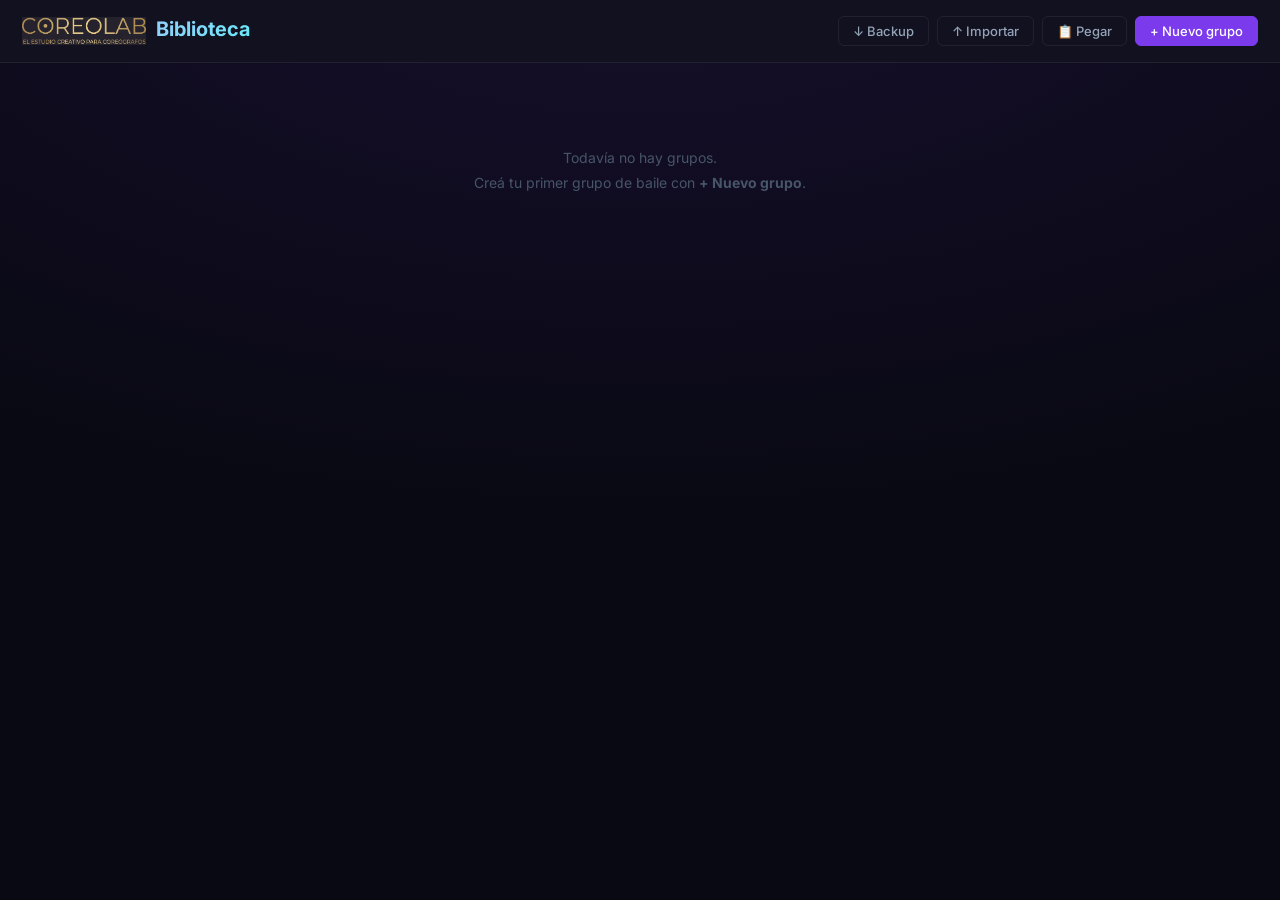
<file: index.html>
<!DOCTYPE html>
<html lang="es">
<head>
  <meta charset="UTF-8">
  <meta name="viewport" content="width=device-width, initial-scale=1.0">
  <title>CoreoLab — Planificador de Coreografías</title>
  <meta name="description" content="Herramienta visual para planificar cambios de posiciones en coreografías">
  <link rel="preconnect" href="https://fonts.googleapis.com">
  <link rel="preconnect" href="https://fonts.gstatic.com" crossorigin>
  <link href="https://fonts.googleapis.com/css2?family=Inter:wght@300;400;500;600;700&display=swap" rel="stylesheet">
  <link rel="stylesheet" href="style.css">
  <link rel="manifest" href="manifest.webmanifest">
  <meta name="theme-color" content="#090913">
  <link rel="icon" href="logo.png" type="image/png">
  <link rel="apple-touch-icon" href="logo.png">
 <meta name="apple-mobile-web-app-capable" content="yes">
 <meta name="mobile-web-app-capable" content="yes">
</head>
<body>

  <!-- HEADER -->
  <header id="app-header">
    <div class="header-left">
      <div class="logo"></div>
    <div class="header-titles">
      <img src="nombre.png" alt="CoreoLab" style="height:46px;width:auto;max-width:260px;display:block;object-fit:contain">
      <span class="subtitle" id="header-subtitle"></span>
  <h1 id="header-title" style="display:none"></h1>
    </div>
    </div>
    <div id="header-center"></div>
<div class="header-actions">
      <button id="btn-back-lib" class="btn btn-ghost" style="display:none">← Biblioteca</button>
	<button id="btn-undo" class="btn btn-ghost" style="display:none" title="Deshacer (Ctrl+Z)" disabled>↶ Deshacer</button>	
      <button id="btn-save" class="btn btn-primary" style="display:none">💾 Guardar</button>
      <button id="btn-export" class="btn btn-ghost" style="display:none">↓ Exportar</button>
      <button class="btn btn-ghost" onclick="copiarCoreoActual()">📋 Copiar</button>
    </div>
  </header>

  <!-- MAIN: Dancers + Stage -->
  <main id="app-main">
    <!-- DANCERS PANEL -->
    <aside id="dancer-panel">
      <div class="panel-header">
        <span class="panel-title">Bailarines</span>
        <button id="btn-add-dancer" class="btn btn-icon" title="Agregar bailarín">+</button>
      </div>
      <div id="dancer-list"></div>
    </aside>

    <!-- STAGE -->
    <section id="stage-section">
      <div id="stage-moment-bar">
        <span id="stage-moment-name">—</span>
        <button id="stage-moment-edit" class="btn-icon-sm" title="Renombrar este momento">✎</button>
      </div>
      <div id="path-toolbar" style="display:none"></div>
      <div class="stage-label stage-front">▼ FRENTE DEL ESCENARIO ▼</div>
	<div id="zoom-controls">
  <button id="zoom-out" class="btn-icon-sm" title="Alejar">−</button>
  <span id="zoom-level">100%</span>
  <button id="zoom-in" class="btn-icon-sm" title="Acercar">+</button>
  <button id="zoom-reset" class="btn-icon-sm" title="Restablecer">⤢</button>
</div>
      <div id="stage-wrapper">
        <canvas id="stage-canvas"></canvas>
      </div>
      <div class="stage-label stage-back">▲ FONDO DEL ESCENARIO ▲</div>
    </section>
  </main>

  <!-- BOTTOM -->
  <div id="app-bottom">
    <div id="bottom-resizer" title="Arrastrá para ajustar la altura de esta sección"></div>
    <!-- AUDIO -->
    <div id="audio-section">
      <div class="audio-bar">
        <label for="audio-file-input" class="btn btn-ghost btn-sm" id="audio-load-btn">🎵 Cargar audio</label>
        <input type="file" id="audio-file-input" accept="audio/*" style="display:none">
        <button id="btn-audio-play" class="btn btn-round" disabled title="Reproducir / Pausar">▶</button>
        <button id="btn-audio-stop" class="btn btn-icon-sm" disabled title="Detener">⏹</button>
        <button id="btn-sync" class="btn btn-ghost btn-sm" title="Al reproducir, animar las formaciones sincronizadas con los pins de la música">🎵 Sync</button>
        <div class="audio-time-display">
          <span id="audio-current-time">0:00</span>
          <span style="color:var(--text-muted)">/</span>
          <span id="audio-total-time">0:00</span>
        </div>
        <span id="audio-filename" class="audio-filename">Sin audio cargado</span>
        <div class="spacer"></div>
        <span style="font-size:14px">🔊</span>
        <input type="range" id="volume-slider" min="0" max="1" step="0.05" value="1" style="width:70px">
      </div>
      <div id="waveform-wrap">
        <canvas id="waveform-canvas"></canvas>
        <div id="waveform-empty">Carga un archivo de audio para ver la forma de onda aquí</div>
      </div>
    </div>

    <!-- TIMELINE -->
    <div id="timeline-section">
      <div class="timeline-bar">
        <span class="panel-title">Momentos</span>
        <div class="tl-actions">
          <label class="speed-label">Vel:</label>
          <input type="range" id="speed-slider" min="0.5" max="6" step="0.5" value="2">
          <span id="speed-value">2s</span>
          <button id="btn-paths" class="btn btn-secondary" title="Editar recorridos de movimiento">🛤 Recorridos</button>
          <button id="btn-animate" class="btn btn-accent" disabled title="Animar entre momentos">▶ Animar</button>
          <button id="btn-add-moment" class="btn btn-secondary">+ Momento</button>
        </div>
      </div>
      <div id="timeline-scroll">
        <div id="timeline-moments"></div>
      </div>
    </div>
  </div>

  <!-- LIBRARY VIEW: Grupos + Coreografías -->
  <div id="library-view">
    <div class="lib-header">
      <div class="lib-title-wrap">
        <button id="lib-back" class="btn btn-icon" style="display:none" title="Volver a grupos">←</button>
	<h2 id="lib-title"><img src="nombre.png" alt="CoreoLab" style="height:54px;width:auto;vertical-align:middle;margin-right:10px">Biblioteca</h2>
      </div>
      <div class="lib-header-actions">
        <button id="lib-export" class="btn btn-ghost" title="Descargar copia de seguridad">↓ Backup</button>
        <button id="lib-import" class="btn btn-ghost">↑ Importar</button>
	<button class="btn btn-ghost" onclick="pegarCoreo()">📋 Pegar</button>
        <button id="lib-add" class="btn btn-primary">+ Nuevo grupo</button>
      </div>
    </div>
    <div id="lib-body"></div>
  </div>

  <!-- MODAL: Add/Edit Dancer -->
  <div id="modal-dancer" class="modal-overlay" style="display:none">
    <div class="modal-box">
      <h3 id="modal-dancer-title">Agregar bailarín</h3>
      <div class="form-group">
        <label>Nombre</label>
        <input type="text" id="dancer-name-input" placeholder="Ej: Ana" maxlength="18" autocomplete="off">
      </div>
      <div class="form-group">
        <label>Color</label>
        <div id="color-picker-grid"></div>
      </div>
      <div class="modal-actions">
        <button id="btn-cancel-dancer" class="btn btn-ghost">Cancelar</button>
        <button id="btn-confirm-dancer" class="btn btn-primary">Guardar</button>
      </div>
    </div>
  </div>

  <!-- MODAL: Edit Moment Name -->
  <div id="modal-moment" class="modal-overlay" style="display:none">
    <div class="modal-box">
      <h3>Editar momento</h3>
      <div class="form-group">
        <label>Nombre del momento</label>
        <input type="text" id="moment-name-input" placeholder="Ej: Intro, Coro 1, Final..." maxlength="24" autocomplete="off">
      </div>
      <div class="modal-actions">
        <button id="btn-cancel-moment" class="btn btn-ghost">Cancelar</button>
        <button id="btn-confirm-moment" class="btn btn-primary">Guardar</button>
      </div>
    </div>
  </div>

  <!-- MODAL: Name (grupo / coreografía) -->
  <div id="modal-name" class="modal-overlay" style="display:none">
    <div class="modal-box">
      <h3 id="modal-name-title">Nombre</h3>
      <div class="form-group">
        <label id="modal-name-label">Nombre</label>
        <input type="text" id="modal-name-input" maxlength="40" autocomplete="off">
      </div>
      <div class="modal-actions">
        <button id="btn-cancel-name" class="btn btn-ghost">Cancelar</button>
        <button id="btn-confirm-name" class="btn btn-primary">Guardar</button>
      </div>
    </div>
  </div>

  <!-- MODAL: Confirm (borrado genérico) -->
  <div id="modal-confirm" class="modal-overlay" style="display:none">
    <div class="modal-box">
      <h3 id="confirm-title">¿Confirmar?</h3>
      <p class="modal-desc" id="confirm-desc"></p>
      <div class="modal-actions">
        <button id="btn-cancel-confirm" class="btn btn-ghost">Cancelar</button>
        <button id="btn-yes-confirm" class="btn btn-danger">Eliminar</button>
      </div>
    </div>
  </div>

  <input type="file" id="import-file-input" accept=".json" style="display:none">

  <script src="app.js"></script>
  <script>
  if ('serviceWorker' in navigator) {
    window.addEventListener('load', () => {
      navigator.serviceWorker.register('sw.js').catch(() => {});
    });
  }
 </script>

</body>
</html>
</file>
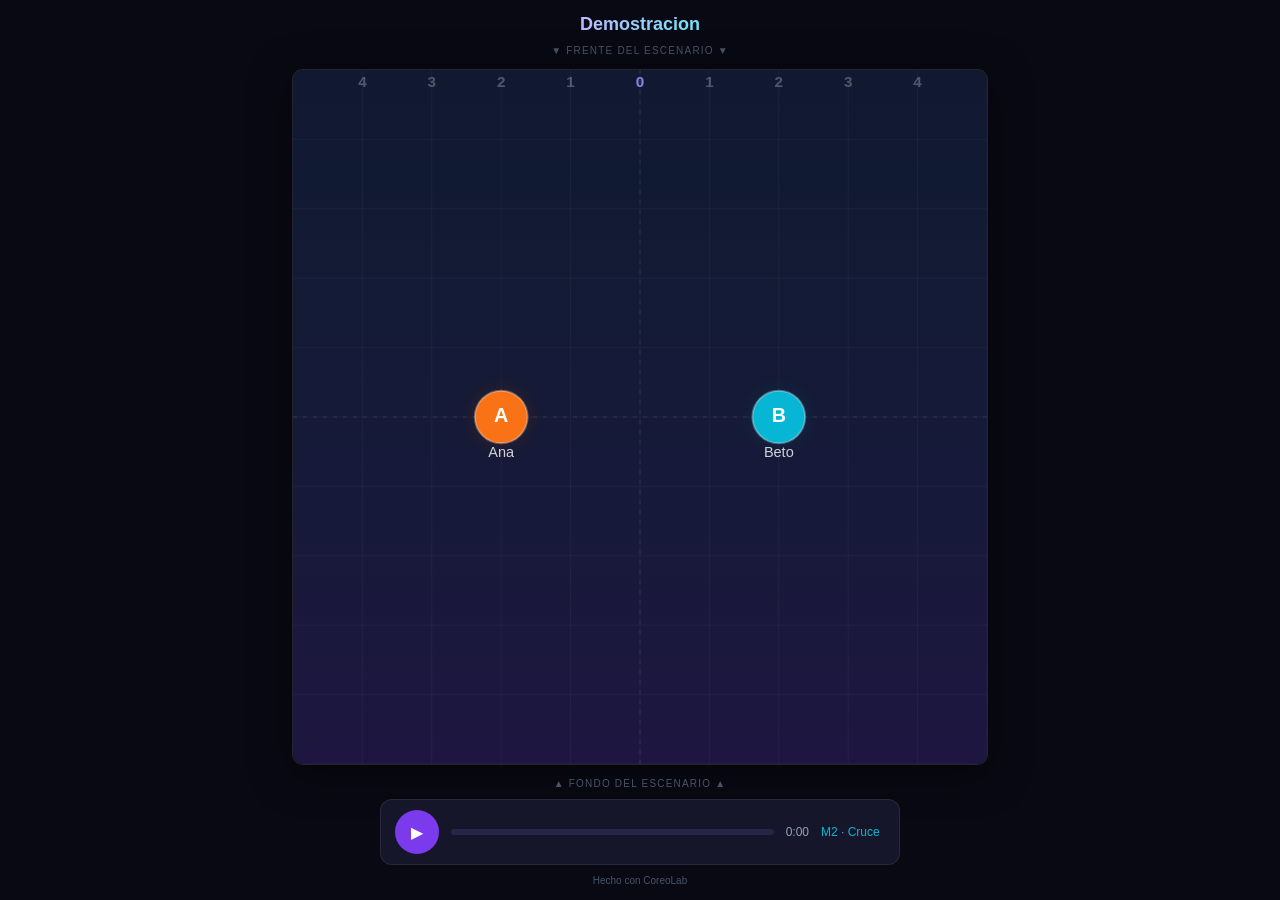
<file: player.html>
<!DOCTYPE html>
<html lang="es">
<head>
<meta charset="UTF-8">
<meta name="viewport" content="width=device-width, initial-scale=1.0">
<title>CoreoLab — Reproductor</title>
<style>
  :root{ --bg:#090913; --text:#f1f5f9; --text2:#94a3b8; --accent:#7c3aed; --cyan:#06b6d4; }
  *{box-sizing:border-box;margin:0;padding:0}
  body{ background:var(--bg); color:var(--text); font-family:'Inter',-apple-system,sans-serif;
        min-height:100vh; display:flex; flex-direction:column; align-items:center; gap:10px; padding:14px; }
  h1{ font-size:18px; font-weight:700; background:linear-gradient(135deg,#c4b5fd,#67e8f9);
      -webkit-background-clip:text; -webkit-text-fill-color:transparent; text-align:center; }
  .lbl{ font-size:10px; letter-spacing:.12em; color:#475569; text-transform:uppercase; }
  #stage-wrap{ flex:1; width:100%; display:flex; align-items:center; justify-content:center; min-height:0; }
  canvas{ border-radius:10px; box-shadow:0 0 0 1px rgba(255,255,255,.12),0 8px 40px rgba(0,0,0,.5); max-width:100%; }
  #bar{ display:flex; align-items:center; gap:12px; width:100%; max-width:520px;
        background:#16162a; border:1px solid rgba(255,255,255,.08); border-radius:12px; padding:10px 14px; }
  #play{ width:44px;height:44px;border-radius:50%;border:none;cursor:pointer;color:#fff;font-size:16px;
         background:var(--accent); flex-shrink:0; }
  #track{ flex:1; height:6px; background:#26264a; border-radius:3px; overflow:hidden; cursor:pointer; }
  #fill{ height:100%; width:0; background:linear-gradient(90deg,var(--accent),var(--cyan)); }
  #time{ font-size:12px; color:var(--text2); font-variant-numeric:tabular-nums; }
  #moment{ font-size:12px; color:var(--cyan); min-width:64px; }
  .foot{ font-size:10px; color:#475569; }
</style>
</head>
<body>
  <h1 id="title">Coreografía</h1>
  <div class="lbl">&#9660; Frente del escenario &#9660;</div>
  <div id="stage-wrap"><canvas id="stage"></canvas></div>
  <div class="lbl">&#9650; Fondo del escenario &#9650;</div>
  <div id="bar">
    <button id="play">&#9654;</button>
    <div id="track"><div id="fill"></div></div>
    <span id="time">0:00</span>
    <span id="moment"></span>
  </div>
  <div class="foot">Hecho con CoreoLab</div>

<script>
/*__INJECT__*/
const DEMO = {
  name: 'Demostracion',
  speedDefault: 2,
  dancers: [{id:'a',name:'Ana',color:'#f97316'},{id:'b',name:'Beto',color:'#06b6d4'}],
  moments: [
    { id:'m1', name:'Inicio', timestamp:null, positions:{ a:{x:0.3,y:0.5}, b:{x:0.7,y:0.5} } },
    { id:'m2', name:'Cruce',  timestamp:null, positions:{ a:{x:0.7,y:0.5}, b:{x:0.3,y:0.5} }, duration:2 }
  ],
  audio: null
};
const DATA = (window.COREO) ? window.COREO : DEMO;
const DEF = DATA.speedDefault || 2;

const canvas = document.getElementById('stage');
const ctx = canvas.getContext('2d');

function lerp(a,b,t){return a+(b-a)*t;}
function dist(a,b){const dx=a.x-b.x,dy=a.y-b.y;return Math.sqrt(dx*dx+dy*dy);}
function midpoint(a,b){return {x:(a.x+b.x)/2,y:(a.y+b.y)/2};}
function quadAt(p0,c,p1,t){const mt=1-t;return {x:mt*mt*p0.x+2*mt*t*c.x+t*t*p1.x,y:mt*mt*p0.y+2*mt*t*c.y+t*t*p1.y};}
function catmullRom(pts){
  const seg=(p0,p1,p2,p3,t)=>{const t2=t*t,t3=t2*t;return{
    x:0.5*((2*p1.x)+(-p0.x+p2.x)*t+(2*p0.x-5*p1.x+4*p2.x-p3.x)*t2+(-p0.x+3*p1.x-3*p2.x+p3.x)*t3),
    y:0.5*((2*p1.y)+(-p0.y+p2.y)*t+(2*p0.y-5*p1.y+4*p2.y-p3.y)*t2+(-p0.y+3*p1.y-3*p2.y+p3.y)*t3)};};
  const N=pts.length,out=[];
  for(let i=0;i<N-1;i++){const p0=pts[i-1]||pts[i],p1=pts[i],p2=pts[i+1],p3=pts[i+2]||pts[i+1];
    for(let s=0;s<16;s++)out.push(seg(p0,p1,p2,p3,s/16));}
  out.push(pts[N-1]); return out;
}
function buildPathPoints(start,end,path){
  if(!path) return [start,end];
  if(path.type==='curve'){const c=path.c||midpoint(start,end);const out=[];for(let i=0;i<=24;i++)out.push(quadAt(start,c,end,i/24));return out;}
  if(path.type==='via'){const p=path.pts||[];if(!p.length)return[start,end];return catmullRom([start,...p,end]);}
  return [start,end];
}
function pointAtArcLength(poly,t){
  if(!poly||poly.length<2)return (poly&&poly[0])||{x:.5,y:.5};
  let total=0;const cum=[0];
  for(let i=1;i<poly.length;i++){total+=dist(poly[i-1],poly[i]);cum.push(total);}
  if(total===0)return poly[0];
  const target=Math.max(0,Math.min(1,t))*total;
  for(let i=1;i<poly.length;i++){if(cum[i]>=target){const sl=cum[i]-cum[i-1];const lt=sl>0?(target-cum[i-1])/sl:0;
    return {x:lerp(poly[i-1].x,poly[i].x,lt),y:lerp(poly[i-1].y,poly[i].y,lt)};}}
  return poly[poly.length-1];
}
function getFullPositions(idx){
  const m=DATA.moments[idx]; if(!m) return {};
  const pos={};
  DATA.dancers.forEach(d=>{
    if(m.positions[d.id]){pos[d.id]=m.positions[d.id];return;}
    for(let i=idx-1;i>=0;i--){if(DATA.moments[i].positions[d.id]){pos[d.id]=DATA.moments[i].positions[d.id];return;}}
    pos[d.id]={x:.5,y:.5};
  });
  return pos;
}
function momentDurSec(idx){const own=DATA.moments[idx]&&DATA.moments[idx].duration;return (own&&own>0)?own:DEF;}
function straightPolys(fromPos,toPos){const o={};DATA.dancers.forEach(d=>{o[d.id]=[fromPos[d.id]||{x:.5,y:.5},toPos[d.id]||{x:.5,y:.5}];});return o;}
function buildTransitionPaths(fromPos,toPos,toIdx){
  const m=DATA.moments[toIdx];const paths=(m&&m.paths)||{};const o={};
  DATA.dancers.forEach(d=>{const s=fromPos[d.id]||{x:.5,y:.5},e=toPos[d.id]||{x:.5,y:.5};o[d.id]=buildPathPoints(s,e,paths[d.id]);});
  return o;
}
function positionsAlongPaths(polys,t){const o={};DATA.dancers.forEach(d=>{const p=polys&&polys[d.id];o[d.id]=p?pointAtArcLength(p,t):{x:.5,y:.5};});return o;}

function computeSyncPositions(t){
  const pins=[];DATA.moments.forEach((m,i)=>{if(m.timestamp!=null)pins.push({i,t:m.timestamp});});
  pins.sort((a,b)=>a.t-b.t);
  if(!pins.length)return null;
  const hold=idx=>({activeIdx:idx,positions:getFullPositions(idx)});
  if(t<pins[0].t)return hold(pins[0].i);
  let k=0;for(let i=0;i<pins.length;i++){if(pins[i].t<=t)k=i;else break;}
  if(k===0)return hold(pins[0].i);
  const src=pins[k-1],dest=pins[k];
  const nextT=(k+1<pins.length)?pins[k+1].t:Infinity;
  const D=Math.min(momentDurSec(dest.i),nextT-dest.t);
  const moveEnd=dest.t+D;
  const fromPos=getFullPositions(src.i),toPos=getFullPositions(dest.i);
  const adj=dest.i===src.i+1;
  const polys=adj?buildTransitionPaths(fromPos,toPos,dest.i):straightPolys(fromPos,toPos);
  if(t>=moveEnd)return {activeIdx:dest.i,positions:positionsAlongPaths(polys,1)};
  const prog=D>0?(t-dest.t)/D:1;
  return {activeIdx:dest.i,positions:positionsAlongPaths(polys,Math.max(0,Math.min(1,prog)))};
}
function seqTotal(){let s=0;for(let i=1;i<DATA.moments.length;i++)s+=momentDurSec(i);return s;}
function computeSequential(t){
  let acc=0;
  for(let i=1;i<DATA.moments.length;i++){
    const d=momentDurSec(i);
    if(t<acc+d){
      const fromPos=getFullPositions(i-1),toPos=getFullPositions(i);
      const polys=buildTransitionPaths(fromPos,toPos,i);
      const prog=d>0?(t-acc)/d:1;
      return {activeIdx:i,positions:positionsAlongPaths(polys,Math.max(0,Math.min(1,prog)))};
    }
    acc+=d;
  }
  return {activeIdx:DATA.moments.length-1,positions:getFullPositions(DATA.moments.length-1)};
}

function drawBG(){
  const w=canvas.width,h=canvas.height;
  ctx.fillStyle='#111128';ctx.fillRect(0,0,w,h);
  ctx.strokeStyle='rgba(255,255,255,0.04)';ctx.lineWidth=1;const step=w/10;
  for(let x=step;x<w;x+=step){ctx.beginPath();ctx.moveTo(x,0);ctx.lineTo(x,h);ctx.stroke();}
  for(let y=step;y<h;y+=step){ctx.beginPath();ctx.moveTo(0,y);ctx.lineTo(w,y);ctx.stroke();}
  ctx.font='bold '+Math.max(10,w*0.022)+'px Inter,sans-serif';ctx.textBaseline='top';ctx.textAlign='center';
  for(let i=1;i<=9;i++){const lx=i*step;const label=String(Math.abs(i-5));const c=i===5;
    ctx.fillStyle=c?'rgba(167,139,250,0.9)':'rgba(255,255,255,0.28)';ctx.fillText(label,lx,5);}
  ctx.strokeStyle='rgba(255,255,255,0.07)';ctx.lineWidth=1.5;ctx.setLineDash([4,6]);
  ctx.beginPath();ctx.moveTo(w/2,0);ctx.lineTo(w/2,h);ctx.stroke();
  ctx.beginPath();ctx.moveTo(0,h/2);ctx.lineTo(w,h/2);ctx.stroke();ctx.setLineDash([]);
  const g=ctx.createLinearGradient(0,h,0,0);g.addColorStop(0,'rgba(124,58,237,0.12)');g.addColorStop(1,'rgba(6,182,212,0.05)');
  ctx.fillStyle=g;ctx.fillRect(0,0,w,h);
}
function drawDancers(positions){
  const R=Math.max(18,canvas.width*0.038);
  DATA.dancers.forEach(d=>{
    const pos=positions[d.id];if(!pos)return;
    const x=pos.x*canvas.width,y=pos.y*canvas.height;
    const grd=ctx.createRadialGradient(x,y,0,x,y,R*1.8);grd.addColorStop(0,d.color+'55');grd.addColorStop(1,'transparent');
    ctx.fillStyle=grd;ctx.beginPath();ctx.arc(x,y,R*1.8,0,Math.PI*2);ctx.fill();
    ctx.fillStyle=d.color;ctx.beginPath();ctx.arc(x,y,R,0,Math.PI*2);ctx.fill();
    ctx.strokeStyle='rgba(255,255,255,0.3)';ctx.lineWidth=2;ctx.stroke();
    ctx.fillStyle='#fff';ctx.font='bold '+(R*0.75)+'px Inter,sans-serif';ctx.textAlign='center';ctx.textBaseline='middle';
    ctx.fillText(d.name.charAt(0).toUpperCase(),x,y);
    ctx.fillStyle='rgba(255,255,255,0.8)';ctx.font='500 '+(R*0.55)+'px Inter,sans-serif';ctx.fillText(d.name,x,y+R+10);
  });
}

let lastT=0;
function renderFrame(t){
  lastT=t;
  drawBG();
  let r = hasAudio ? computeSyncPositions(t) : computeSequential(t);
  if(!r) r = {activeIdx:0, positions:getFullPositions(0)};
  drawDancers(r.positions);
  const m=DATA.moments[r.activeIdx];
  document.getElementById('moment').textContent = m ? ('M'+(r.activeIdx+1)+' \u00b7 '+m.name) : '';
}

const audioEl = DATA.audio ? new Audio(DATA.audio) : null;
const hasAudio = !!audioEl;
const playBtn=document.getElementById('play');
const fill=document.getElementById('fill');
const timeEl=document.getElementById('time');
let playing=false, seqStart=0, rafId=0;

function fmt(s){s=Math.max(0,Math.floor(s||0));return Math.floor(s/60)+':'+String(s%60).padStart(2,'0');}
function totalDur(){ return hasAudio ? (audioEl.duration||0) : seqTotal(); }

function loop(){
  let t;
  if(hasAudio){ t=audioEl.currentTime; }
  else { t=(performance.now()-seqStart)/1000; if(t>=seqTotal()){ t=seqTotal(); renderFrame(t); stop(); return; } }
  renderFrame(t);
  const tot=totalDur();
  fill.style.width=(tot? (t/tot*100):0)+'%';
  timeEl.textContent=fmt(t)+' / '+fmt(tot);
  if(playing) rafId=requestAnimationFrame(loop);
}
function play(){
  playing=true; playBtn.innerHTML='&#10073;&#10073;';
  if(hasAudio){ audioEl.play(); } else { seqStart=performance.now(); }
  loop();
}
function stop(){
  playing=false; playBtn.innerHTML='&#9654;'; cancelAnimationFrame(rafId);
  if(hasAudio) audioEl.pause();
}
playBtn.addEventListener('click',()=>{ playing?stop():play(); });
if(hasAudio){ audioEl.addEventListener('ended',()=>{ stop(); audioEl.currentTime=0; renderFrame(0); }); }

document.getElementById('track').addEventListener('click',e=>{
  const tot=totalDur(); if(!tot)return;
  const rect=e.currentTarget.getBoundingClientRect();
  const frac=(e.clientX-rect.left)/rect.width;
  if(hasAudio){ audioEl.currentTime=frac*tot; renderFrame(audioEl.currentTime); }
});

function resize(){
  const wrap = document.getElementById('stage-wrap');
  const r = wrap.getBoundingClientRect();
  const size = Math.max(120, Math.min(r.width-8, r.height-8));
  canvas.width = size; canvas.height = size;
  renderFrame(lastT);
}

document.getElementById('title').textContent = DATA.name || 'Coreografia';
window.addEventListener('resize', resize);
resize();
renderFrame(0);
</script>
</body>
</html>
</file>
<file: style.css>
/* ============================================================
   CHOREO PLANNER — STYLES
   ============================================================ */
:root {
  --bg: #090913;
  --bg-surface: #11111f;
  --bg-panel: #16162a;
  --bg-card: #1e1e38;
  --bg-hover: #26264a;
  --accent: #7c3aed;
  --accent-light: #a78bfa;
  --accent-glow: rgba(124,58,237,0.25);
  --cyan: #06b6d4;
  --cyan-dim: rgba(6,182,212,0.15);
  --danger: #ef4444;
  --warning: #f59e0b;
  --success: #22c55e;
  --text: #f1f5f9;
  --text-2: #94a3b8;
  --text-3: #475569;
  --border: rgba(255,255,255,0.07);
  --border-2: rgba(255,255,255,0.12);
  --radius: 10px;
  --radius-sm: 6px;
}
*{box-sizing:border-box;margin:0;padding:0}
body{
  font-family:'Inter',-apple-system,sans-serif;
  background:var(--bg);
  color:var(--text);
  height:100vh;
  overflow:hidden;
  display:grid;
  --bottom-h:260px;
  grid-template-rows:54px 1fr var(--bottom-h);
  grid-template-areas:"header""main""bottom";
}
::-webkit-scrollbar{width:5px;height:5px}
::-webkit-scrollbar-track{background:transparent}
::-webkit-scrollbar-thumb{background:var(--bg-hover);border-radius:3px}
::-webkit-scrollbar-thumb:hover{background:var(--accent)}

/* ── BUTTONS ────────────────────────────────────────────── */
.btn{
  display:inline-flex;align-items:center;gap:6px;
  padding:6px 14px;border-radius:var(--radius-sm);
  font-family:inherit;font-size:13px;font-weight:500;
  border:1px solid transparent;cursor:pointer;
  transition:all .15s ease;white-space:nowrap;
}
.btn-primary{background:var(--accent);color:#fff;border-color:var(--accent)}
.btn-primary:hover{background:#6d28d9;box-shadow:0 0 12px var(--accent-glow)}
.btn-secondary{background:var(--bg-card);color:var(--text);border-color:var(--border-2)}
.btn-secondary:hover{background:var(--bg-hover);border-color:var(--accent)}
.btn-ghost{background:transparent;color:var(--text-2);border-color:var(--border)}
.btn-ghost:hover{background:var(--bg-hover);color:var(--text)}
.btn-accent{background:linear-gradient(135deg,var(--accent),var(--cyan));color:#fff;border:none}
.btn-accent:hover{opacity:.9;box-shadow:0 0 16px var(--accent-glow)}
.btn-accent:disabled{opacity:.35;cursor:not-allowed;box-shadow:none}
.btn-danger{background:var(--danger);color:#fff;border-color:var(--danger)}
.btn-danger:hover{background:#dc2626}
.btn-sm{font-size:12px;padding:5px 10px}
.btn-icon{
  width:28px;height:28px;padding:0;
  background:var(--bg-hover);color:var(--text);
  border:1px solid var(--border);border-radius:6px;
  font-size:18px;line-height:1;
  display:inline-flex;align-items:center;justify-content:center;cursor:pointer;
  transition:all .15s;
}
.btn-icon:hover{background:var(--accent);border-color:var(--accent)}
.btn-round{
  width:32px;height:32px;padding:0;border-radius:50%;
  background:var(--accent);color:#fff;border:none;
  font-size:13px;cursor:pointer;display:inline-flex;
  align-items:center;justify-content:center;transition:all .15s;
  flex-shrink:0;
}
.btn-round:hover:not(:disabled){background:#6d28d9;box-shadow:0 0 10px var(--accent-glow)}
.btn-round:disabled{opacity:.35;cursor:not-allowed}
.btn-icon-sm{
  width:26px;height:26px;padding:0;border-radius:5px;
  background:var(--bg-hover);color:var(--text-2);border:1px solid var(--border);
  font-size:12px;cursor:pointer;display:inline-flex;
  align-items:center;justify-content:center;transition:all .15s;flex-shrink:0;
}
.btn-icon-sm:hover:not(:disabled){background:var(--bg-card);color:var(--text)}
.btn-icon-sm:disabled{opacity:.35;cursor:not-allowed}

/* ── HEADER ─────────────────────────────────────────────── */
#app-header{
  grid-area:header;
  display:flex;align-items:center;justify-content:space-between;
  padding:0 18px;
  background:var(--bg-surface);
  border-bottom:1px solid var(--border);
}
.header-left{display:flex;align-items:center;gap:10px}
.logo{font-size:26px;filter:drop-shadow(0 0 8px rgba(124,58,237,.7))}
.header-titles h1{
  font-size:17px;font-weight:700;line-height:1.1;
  background:linear-gradient(135deg,#c4b5fd,#67e8f9);
  -webkit-background-clip:text;-webkit-text-fill-color:transparent;background-clip:text;
}
.header-titles .subtitle{font-size:10px;color:var(--text-3);font-weight:400}
.header-actions{display:flex;gap:7px;align-items:center}

/* ── MAIN ───────────────────────────────────────────────── */
#app-main{
  grid-area:main;
  display:grid;
  grid-template-columns:220px 1fr;
  overflow:hidden;
  min-height:0;
}

/* ── DANCER PANEL ───────────────────────────────────────── */
#dancer-panel{
  background:var(--bg-panel);
  border-right:1px solid var(--border);
  display:flex;flex-direction:column;
  overflow:hidden;
}
.panel-header,.timeline-bar{
  display:flex;align-items:center;justify-content:space-between;
  padding:10px 12px;border-bottom:1px solid var(--border);
  flex-shrink:0;
}
.panel-title{font-size:12px;font-weight:600;text-transform:uppercase;letter-spacing:.08em;color:var(--text-2)}
#dancer-list{flex:1;overflow-y:auto;padding:8px}

.dancer-item{
  display:flex;align-items:center;gap:8px;
  padding:7px 8px;border-radius:var(--radius-sm);
  background:var(--bg-card);border:1px solid var(--border);
  margin-bottom:6px;cursor:pointer;transition:all .15s;
  position:relative;
}
.dancer-item:hover{border-color:var(--border-2);background:var(--bg-hover)}
.dancer-item.selected{border-color:var(--accent);box-shadow:0 0 8px var(--accent-glow)}
.dancer-dot{
  width:28px;height:28px;border-radius:50%;flex-shrink:0;
  display:flex;align-items:center;justify-content:center;
  font-size:11px;font-weight:700;color:#fff;
  text-shadow:0 1px 2px rgba(0,0,0,.5);
}
.dancer-name{flex:1;font-size:13px;font-weight:500;overflow:hidden;text-overflow:ellipsis;white-space:nowrap}
.dancer-actions{display:flex;gap:4px;opacity:0;transition:opacity .15s}
.dancer-item:hover .dancer-actions{opacity:1}
.dancer-btn{
  width:22px;height:22px;border-radius:4px;border:none;cursor:pointer;
  background:var(--bg-hover);color:var(--text-2);font-size:11px;
  display:flex;align-items:center;justify-content:center;transition:all .15s;
}
.dancer-btn:hover{background:var(--danger);color:#fff}
.dancer-btn.edit:hover{background:var(--accent);color:#fff}

.dancer-empty{
  text-align:center;padding:30px 10px;color:var(--text-3);font-size:12px;line-height:1.6
}

/* ── STAGE ──────────────────────────────────────────────── */
#stage-section{
  display:flex;flex-direction:column;
  align-items:center;justify-content:center;
  padding:10px;gap:6px;
  background:var(--bg);min-height:0;
}
.stage-label{
  font-size:10px;font-weight:600;letter-spacing:.12em;
  color:var(--text-3);text-transform:uppercase;flex-shrink:0;
}
#stage-wrapper{
  flex:1;min-height:0;width:100%;
  display:flex;align-items:center;justify-content:center;
}
#stage-canvas{
  border-radius:var(--radius);
  box-shadow:0 0 0 1px var(--border-2), 0 8px 40px rgba(0,0,0,.5);
  cursor:crosshair;
  display:block;
}

/* ── BOTTOM ─────────────────────────────────────────────── */
#app-bottom{
  grid-area:bottom;
  display:grid;
  grid-template-rows:140px 1fr;
  border-top:1px solid var(--border);
  background:var(--bg-surface);
  overflow:hidden;
}

/* ── AUDIO ──────────────────────────────────────────────── */
#audio-section{
  border-bottom:1px solid var(--border);
  display:flex;flex-direction:column;
}
.audio-bar{
  display:flex;align-items:center;gap:10px;
  padding:8px 14px;flex-shrink:0;
}
.audio-time-display{
  font-size:12px;color:var(--text-2);display:flex;gap:4px;
  align-items:center;font-variant-numeric:tabular-nums;
  background:var(--bg-card);padding:3px 8px;border-radius:4px;
  border:1px solid var(--border);flex-shrink:0;
}
.audio-filename{
  font-size:11px;color:var(--text-3);
  overflow:hidden;text-overflow:ellipsis;white-space:nowrap;max-width:180px;
}
.spacer{flex:1}
#waveform-wrap{
  position:relative;flex:1;min-height:0;
  padding:0 14px 8px;
}
#waveform-canvas{
  width:100%;height:100%;display:block;cursor:pointer;border-radius:4px;
}
#waveform-empty{
  position:absolute;inset:0;
  display:flex;align-items:center;justify-content:center;
  font-size:12px;color:var(--text-3);pointer-events:none;
}
#waveform-empty.hidden{display:none}

/* ── TIMELINE ───────────────────────────────────────────── */
#timeline-section{
  display:flex;flex-direction:column;overflow:hidden;
}
.tl-actions{display:flex;align-items:center;gap:8px}
.speed-label{font-size:11px;color:var(--text-3)}
#speed-slider{width:60px}
#speed-value{font-size:11px;color:var(--text-2);min-width:24px}
#timeline-scroll{
  flex:1;overflow-x:auto;overflow-y:hidden;
  padding:10px 14px;
}
#timeline-moments{
  display:flex;gap:10px;align-items:stretch;
  min-height:60px;height:100%;
}

.moment-card{
  min-width:110px;max-width:140px;
  background:var(--bg-card);border:1px solid var(--border);
  border-radius:var(--radius-sm);padding:8px 10px;
  cursor:pointer;transition:all .15s;display:flex;flex-direction:column;
  gap:4px;position:relative;flex-shrink:0;user-select:none;
}
.moment-card:hover{border-color:var(--border-2);background:var(--bg-hover)}
.moment-card.active{
  border-color:var(--accent);
  background:linear-gradient(135deg,rgba(124,58,237,.15),rgba(6,182,212,.08));
  box-shadow:0 0 12px var(--accent-glow);
}
.moment-card.animating{
  border-color:var(--cyan);
  box-shadow:0 0 12px var(--cyan-dim);
}
.moment-number{font-size:10px;color:var(--text-3);font-weight:600;letter-spacing:.05em}
.moment-name{font-size:13px;font-weight:600;color:var(--text);overflow:hidden;text-overflow:ellipsis;white-space:nowrap}
.moment-time{font-size:10px;color:var(--cyan);font-variant-numeric:tabular-nums}
.moment-pin-btn{
  font-size:11px;background:none;border:1px solid var(--border);
  border-radius:4px;color:var(--text-3);padding:2px 5px;cursor:pointer;
  transition:all .15s;margin-top:auto;display:flex;align-items:center;gap:3px;
}
.moment-pin-btn:hover{border-color:var(--cyan);color:var(--cyan)}
.moment-pin-btn.pinned{border-color:var(--cyan);color:var(--cyan);background:var(--cyan-dim)}
.moment-del{
  position:absolute;top:5px;right:5px;
  width:16px;height:16px;border-radius:3px;border:none;
  background:transparent;color:var(--text-3);font-size:11px;
  cursor:pointer;display:flex;align-items:center;justify-content:center;
  opacity:0;transition:all .15s;
}
.moment-card:hover .moment-del{opacity:1}
.moment-del:hover{background:var(--danger);color:#fff}

.moment-add-btn{
  min-width:80px;
  display:flex;flex-direction:column;align-items:center;justify-content:center;
  gap:4px;background:transparent;border:1px dashed var(--border-2);
  border-radius:var(--radius-sm);cursor:pointer;transition:all .15s;
  color:var(--text-3);font-size:12px;padding:8px;flex-shrink:0;
}
.moment-add-btn:hover{border-color:var(--accent);color:var(--accent);background:var(--accent-glow)}
.moment-add-icon{font-size:22px;line-height:1}

/* ── MODALS ─────────────────────────────────────────────── */
.modal-overlay{
  position:fixed;inset:0;background:rgba(0,0,0,.6);
  backdrop-filter:blur(6px);
  display:flex;align-items:center;justify-content:center;z-index:100;
}
.modal-box{
  background:var(--bg-panel);border:1px solid var(--border-2);
  border-radius:14px;padding:24px;width:340px;
  box-shadow:0 20px 60px rgba(0,0,0,.6);
}
.modal-box h3{font-size:16px;font-weight:700;margin-bottom:16px}
.modal-desc{color:var(--text-2);font-size:13px;margin:6px 0 18px}
.form-group{margin-bottom:14px}
.form-group label{display:block;font-size:12px;color:var(--text-2);margin-bottom:6px;font-weight:500}
.form-group input[type=text]{
  width:100%;padding:9px 12px;
  background:var(--bg-card);border:1px solid var(--border-2);
  border-radius:var(--radius-sm);color:var(--text);font-family:inherit;font-size:14px;
  transition:border-color .15s;outline:none;
}
.form-group input[type=text]:focus{border-color:var(--accent);box-shadow:0 0 0 2px var(--accent-glow)}
.modal-actions{display:flex;justify-content:flex-end;gap:8px;margin-top:20px}

#color-picker-grid{
  display:grid;grid-template-columns:repeat(7,1fr);gap:8px;
}
.color-swatch{
  width:100%;aspect-ratio:1;border-radius:50%;cursor:pointer;
  border:2px solid transparent;transition:all .15s;
}
.color-swatch:hover{transform:scale(1.15)}
.color-swatch.selected{border-color:#fff;transform:scale(1.15);box-shadow:0 0 8px rgba(255,255,255,.4)}

/* ── RANGE INPUTS ───────────────────────────────────────── */
input[type=range]{
  -webkit-appearance:none;height:4px;
  background:var(--bg-hover);border-radius:2px;outline:none;cursor:pointer;
}
input[type=range]::-webkit-slider-thumb{
  -webkit-appearance:none;width:12px;height:12px;border-radius:50%;
  background:var(--accent-light);cursor:pointer;transition:transform .1s;
}
input[type=range]::-webkit-slider-thumb:hover{transform:scale(1.3)}

/* ── ANIMATIONS ─────────────────────────────────────────── */
@keyframes fadeIn{from{opacity:0;transform:translateY(6px)}to{opacity:1;transform:translateY(0)}}
.modal-box{animation:fadeIn .2s ease}
.dancer-item{animation:fadeIn .15s ease}
.moment-card{animation:fadeIn .15s ease}

@keyframes pulse{0%,100%{opacity:1}50%{opacity:.5}}
.animating .moment-number{animation:pulse 1s infinite}

/* ============================================================
   LIBRARY — Grupos y Coreografías
   ============================================================ */
#library-view{
  position:fixed;inset:0;z-index:60;
  background:radial-gradient(1200px 600px at 50% -10%, rgba(124,58,237,0.12), transparent), var(--bg);
  display:none;flex-direction:column;
}
.lib-header{
  display:flex;align-items:center;justify-content:space-between;
  padding:16px 22px;border-bottom:1px solid var(--border);
  background:var(--bg-surface);flex-shrink:0;
}
.lib-title-wrap{display:flex;align-items:center;gap:12px}
#lib-title{
  font-size:20px;font-weight:700;
  background:linear-gradient(135deg,#c4b5fd,#67e8f9);
  -webkit-background-clip:text;-webkit-text-fill-color:transparent;background-clip:text;
}
.lib-header-actions{display:flex;gap:8px;align-items:center}
#lib-body{flex:1;overflow-y:auto;padding:22px}

.lib-grid{
  display:grid;grid-template-columns:repeat(auto-fill,minmax(210px,1fr));
  gap:14px;
}
.lib-card{
  position:relative;display:flex;align-items:center;gap:12px;
  background:var(--bg-card);border:1px solid var(--border);
  border-radius:var(--radius);padding:16px;cursor:pointer;
  transition:all .15s;animation:fadeIn .15s ease;
}
.lib-card:hover{border-color:var(--accent);background:var(--bg-hover);box-shadow:0 0 14px var(--accent-glow)}
.lib-card-icon{font-size:30px;flex-shrink:0;filter:drop-shadow(0 0 6px rgba(124,58,237,.4))}
.lib-card-body{flex:1;min-width:0}
.lib-card-title{font-size:15px;font-weight:600;overflow:hidden;text-overflow:ellipsis;white-space:nowrap}
.lib-card-meta{font-size:11px;color:var(--text-2);margin-top:3px}
.mini-dots{display:flex;gap:3px;margin-top:8px;flex-wrap:wrap}
.mini-dot{width:12px;height:12px;border-radius:50%;flex-shrink:0;box-shadow:0 0 0 1px rgba(0,0,0,.3)}
.lib-card-actions{
  position:absolute;top:8px;right:8px;display:flex;gap:4px;
  opacity:0;transition:opacity .15s;
}
.lib-card:hover .lib-card-actions{opacity:1}
.lib-mini-btn{
  width:24px;height:24px;border-radius:5px;border:1px solid var(--border);
  background:var(--bg-panel);color:var(--text-2);font-size:12px;cursor:pointer;
  display:flex;align-items:center;justify-content:center;transition:all .15s;
}
.lib-mini-btn:hover{background:var(--accent);color:#fff;border-color:var(--accent)}
.lib-mini-btn.danger:hover{background:var(--danger);border-color:var(--danger)}

.lib-empty{
  text-align:center;color:var(--text-3);font-size:14px;line-height:1.8;
  padding:60px 20px;
}

.roster-summary{
  display:flex;flex-wrap:wrap;align-items:center;gap:8px;
  padding:12px 14px;margin-bottom:18px;
  background:var(--bg-panel);border:1px solid var(--border);border-radius:var(--radius);
}
.roster-label{font-size:12px;color:var(--text-2);font-weight:500;margin-right:4px}
.roster-chip{
  display:inline-flex;align-items:center;gap:6px;
  background:var(--bg-card);border:1px solid var(--border);
  border-radius:20px;padding:4px 10px;font-size:12px;
}

/* ── TOAST ───────────────────────────────────────────────── */
#toast{
  position:fixed;bottom:24px;left:50%;transform:translateX(-50%) translateY(20px);
  background:var(--bg-card);border:1px solid var(--accent);
  color:var(--text);padding:10px 18px;border-radius:24px;font-size:13px;
  box-shadow:0 8px 30px rgba(0,0,0,.5),0 0 16px var(--accent-glow);
  opacity:0;pointer-events:none;transition:all .25s ease;z-index:200;
}
#toast.show{opacity:1;transform:translateX(-50%) translateY(0)}

/* ============================================================
   RECORRIDOS — modo edición de caminos
   ============================================================ */
#btn-paths.active-toggle{
  background:var(--accent);color:#fff;border-color:var(--accent);
  box-shadow:0 0 10px var(--accent-glow);
}
#path-toolbar{
  flex-direction:column;gap:6px;
  width:100%;max-width:660px;
  background:var(--bg-panel);border:1px solid var(--accent);
  border-radius:var(--radius);padding:8px 10px;margin-bottom:2px;
  box-shadow:0 0 14px var(--accent-glow);
  animation:fadeIn .15s ease;flex-shrink:0;
}
.path-row{display:flex;align-items:center;gap:10px;flex-wrap:wrap}
.path-submode{
  display:inline-flex;background:var(--bg-card);
  border:1px solid var(--border);border-radius:6px;overflow:hidden;flex-shrink:0;
}
.pm-btn{
  background:transparent;border:none;color:var(--text-2);
  font-family:inherit;font-size:12px;font-weight:500;
  padding:5px 14px;cursor:pointer;transition:all .15s;
}
.pm-btn:hover{color:var(--text)}
.pm-btn.sel{background:var(--accent);color:#fff}
.path-dancers{display:flex;gap:4px;flex-wrap:wrap;flex:1;min-width:0}
.path-dot{
  width:26px;height:26px;border-radius:50%;border:2px solid transparent;
  color:#fff;font-size:11px;font-weight:700;cursor:pointer;flex-shrink:0;
  display:flex;align-items:center;justify-content:center;
  text-shadow:0 1px 2px rgba(0,0,0,.5);transition:all .15s;
}
.path-dot:hover{transform:scale(1.12)}
.path-dot.sel{border-color:#fff;box-shadow:0 0 8px rgba(255,255,255,.5)}
.path-hint{font-size:11px;color:var(--text-2);line-height:1.4}
.path-hint b{color:var(--accent-light)}

/* ============================================================
   TÍTULO DE MOMENTO + REORDENAR/INSERTAR
   ============================================================ */
#stage-moment-bar{
  display:flex;align-items:center;gap:8px;flex-shrink:0;
  background:var(--bg-panel);border:1px solid var(--border-2);
  border-radius:20px;padding:5px 8px 5px 14px;margin-bottom:2px;
  max-width:90%;
}
#stage-moment-name{
  font-size:13px;font-weight:600;color:var(--text);cursor:pointer;
  overflow:hidden;text-overflow:ellipsis;white-space:nowrap;
}
#stage-moment-name:hover{color:var(--accent-light)}
#stage-moment-bar .btn-icon-sm{flex-shrink:0}

/* Manija de arrastre */
.moment-drag{
  position:absolute;top:4px;left:5px;
  color:var(--text-3);font-size:12px;cursor:grab;line-height:1;
  letter-spacing:-2px;opacity:0;transition:opacity .15s;
}
.moment-card{padding-left:16px}
.moment-card:hover .moment-drag{opacity:1}
.moment-card.dragging{opacity:.4}

/* Señales de soltado */
.moment-card.drop-before{box-shadow:-3px 0 0 0 var(--accent)}
.moment-card.drop-after{box-shadow:3px 0 0 0 var(--accent)}

/* Separador para insertar en el medio */
.moment-insert{
  align-self:stretch;min-width:10px;
  display:flex;align-items:center;justify-content:center;
  cursor:pointer;border-radius:6px;color:transparent;
  transition:all .15s;font-size:16px;font-weight:700;flex-shrink:0;
}
.moment-insert:hover{
  min-width:26px;color:#fff;
  background:linear-gradient(180deg,var(--accent-glow),transparent);
}
.moment-insert span{
  width:20px;height:20px;border-radius:50%;
  display:flex;align-items:center;justify-content:center;
  background:var(--accent);opacity:0;transform:scale(.5);transition:all .15s;
  font-size:14px;line-height:1;
}
.moment-insert:hover span{opacity:1;transform:scale(1)}

/* ============================================================
   DURACIÓN POR MOMENTO + BOTÓN SYNC
   ============================================================ */
.moment-dur{
  display:flex;align-items:center;gap:3px;
  font-size:10px;color:var(--text-2);
}
.moment-dur-input{
  width:42px;padding:2px 4px;
  background:var(--bg-panel);border:1px solid var(--border);
  border-radius:4px;color:var(--text);font-family:inherit;font-size:11px;
  outline:none;transition:border-color .15s;
  -moz-appearance:textfield;
}
.moment-dur-input::-webkit-outer-spin-button,
.moment-dur-input::-webkit-inner-spin-button{-webkit-appearance:none;margin:0}
.moment-dur-input:focus{border-color:var(--accent)}
.moment-dur-input::placeholder{color:var(--text-3)}

#btn-sync.active-toggle{
  background:linear-gradient(135deg,var(--accent),var(--cyan));
  color:#fff;border-color:transparent;
  box-shadow:0 0 10px var(--accent-glow);
}


/* ============================================================
   ALTO AJUSTABLE (resizer) + PIN MÁS CLARO
   ============================================================ */
#app-bottom{position:relative}
#bottom-resizer{
  position:absolute;top:0;left:0;right:0;height:9px;
  cursor:row-resize;z-index:20;
  display:flex;align-items:center;justify-content:center;
}
#bottom-resizer::before{
  content:"";width:44px;height:4px;border-radius:2px;
  background:var(--border-2);transition:background .15s;
}
#bottom-resizer:hover::before{background:var(--accent)}

/* Pin pinchado: pastilla cyan con ✕ clara para quitar */
.moment-pin-btn .pin-x{
  margin-left:4px;font-weight:700;opacity:.7;
  border-radius:3px;padding:0 3px;
}
.moment-pin-btn.pinned:hover .pin-x{opacity:1;background:var(--danger);color:#fff}
/* ============================================================
   RESPONSIVE — celulares (pantallas angostas)
   ============================================================ */
@media (max-width: 640px) {

  /* El medio deja de ser 2 columnas y pasa a apilarse en vertical */
  #app-main {
    grid-template-columns: 1fr;
    grid-template-rows: auto 1fr;
  }
  /* El panel de bailarines: ya no ocupa una columna lateral,
     va arriba, más bajito y con scroll horizontal */
  #dancer-panel {
    border-right: none;
    border-bottom: 1px solid var(--border);
    max-height: 30vh;
  }
  /* Panel de bailarines colapsable en celular */
  #dancer-panel .panel-header {
    cursor: pointer;
  }
  #dancer-panel .panel-title::after {
    content: " ▾";
    color: var(--text-3);
  }
  #dancer-panel.collapsed {
    max-height: none;
  }
  #dancer-panel.collapsed #dancer-list {
    display: none;
  }
 /* En celular no hay "hover": mostrar siempre los botones de las tarjetas */
  .lib-card-actions {
    opacity: 1;
  }
 /* El logo más chico en el celu, para dejar lugar a los botones */
  #lib-title img,
  .header-titles img {
    height: 26px !important;
    max-width: 150px !important;
  }

  /* Que los botones de la biblioteca se acomoden y no se corten */
  .lib-header {
    flex-wrap: wrap;
    gap: 8px;
  }
  .lib-header-actions {
    flex-wrap: wrap;
  }
  #bottom-resizer {
    display: none;
  }
  body {
    --bottom-h: 35vh !important;
    grid-template-rows: 54px 1fr 40vh !important;
    }
    #stage-wrapper {
    width: 100%;
    height: auto;
    min-height: 44vh;
    display: flex;
    align-items: center;
    justify-content: center;
  }
}

/* Zoom del escenario */
#stage-wrapper {
  overflow: auto;
  width: 100%;
}
#zoom-controls {
  display: flex; align-items: center; gap: 6px;
  margin-bottom: 4px; flex-shrink: 0;
}
#zoom-level { font-size: 11px; color: var(--text-2); min-width: 38px; text-align: center; }

#stage-canvas { touch-action: none; }

#bottom-resizer {
  touch-action: none;
  
}
</file>
